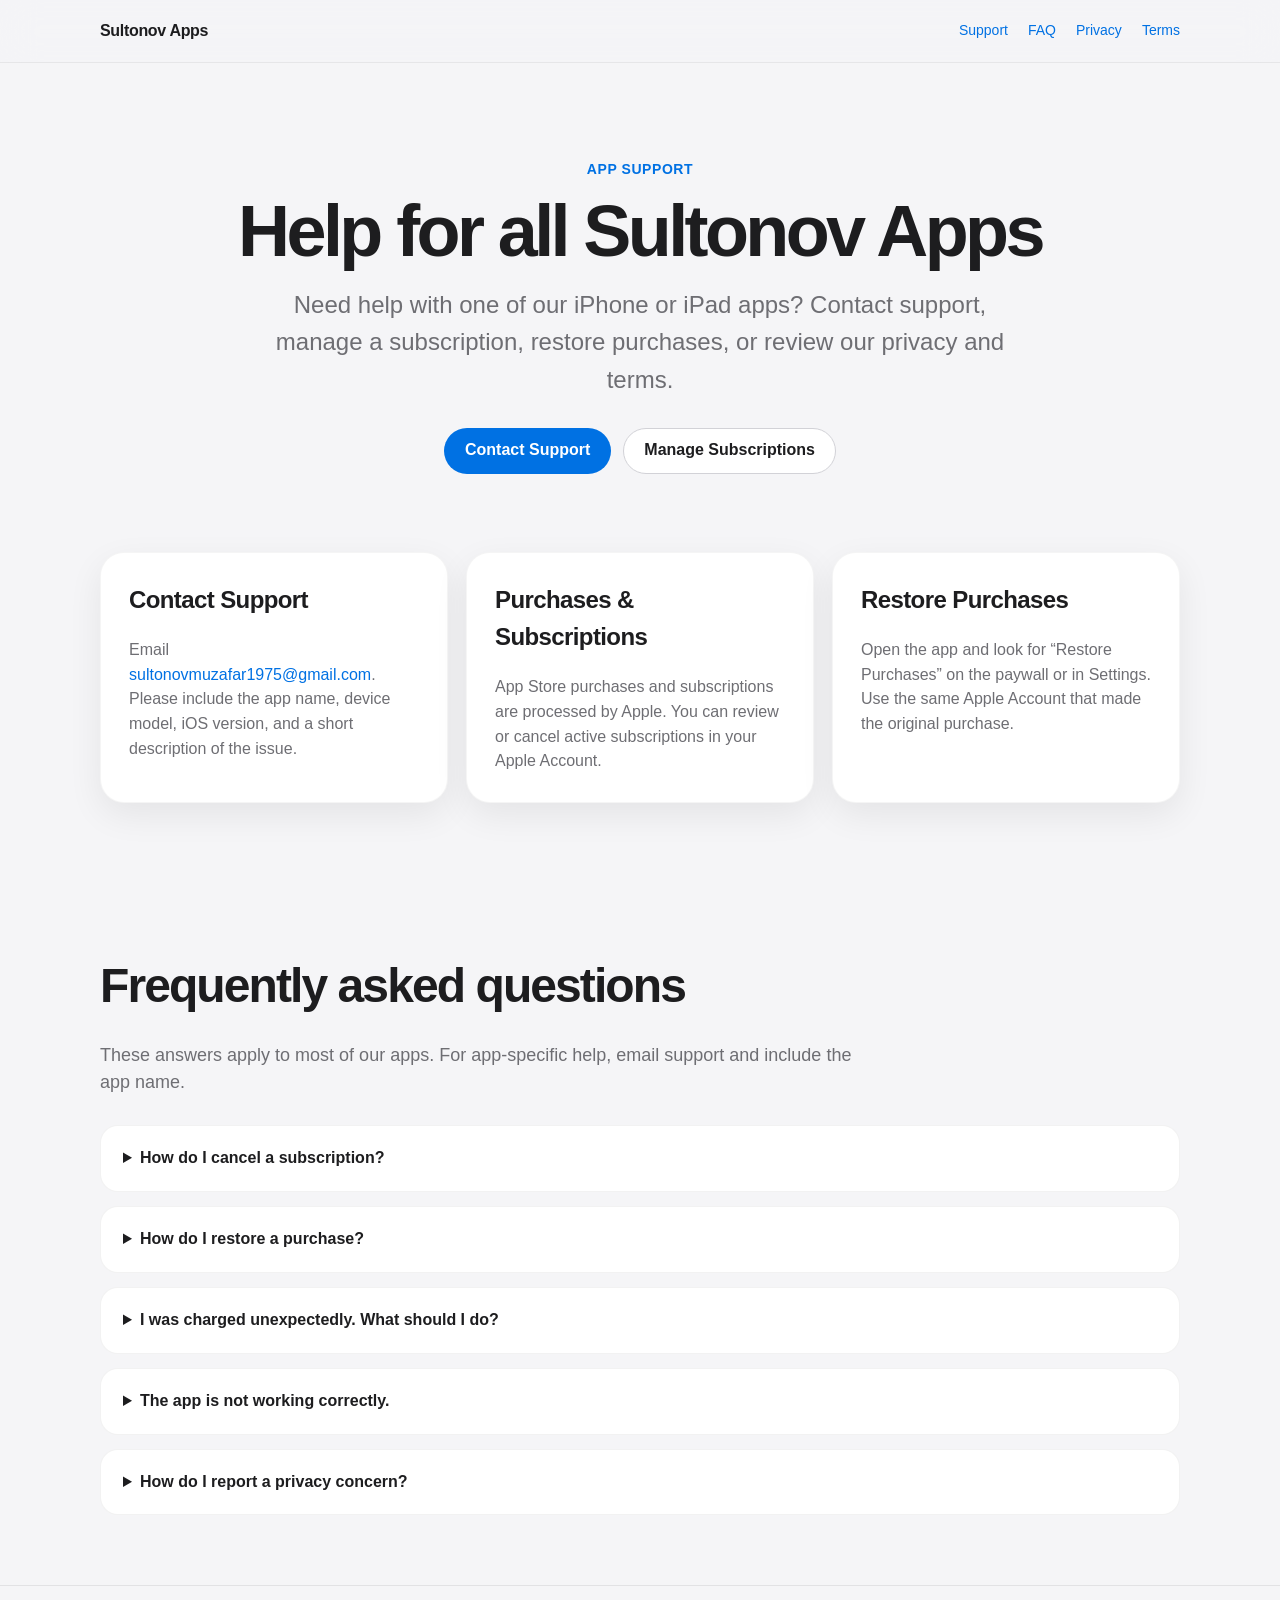
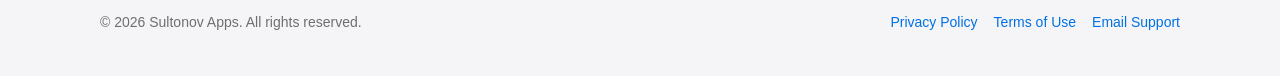
<file: index.html>
<!doctype html>
<html lang="en">
<head>
  <meta charset="utf-8">
  <meta name="viewport" content="width=device-width,initial-scale=1">
  <meta name="description" content="Support center for apps published by Sultonov Apps. Get help, manage subscriptions, and review privacy and terms.">
  <title>Sultonov Apps — Support</title>
  <link rel="stylesheet" href="styles.css">
</head>
<body>
  <header class="nav">
    <div class="shell nav-inner">
      <a class="brand" href="index.html">Sultonov Apps</a>
      <nav class="nav-links" aria-label="Main navigation">
        <a href="#support">Support</a>
        <a href="#faq">FAQ</a>
        <a href="privacy.html">Privacy</a>
        <a href="terms.html">Terms</a>
      </nav>
    </div>
  </header>

  <main>
    <section class="hero shell">
      <div class="eyebrow">App Support</div>
      <h1>Help for all Sultonov Apps</h1>
      <p class="lead">
        Need help with one of our iPhone or iPad apps? Contact support, manage a subscription,
        restore purchases, or review our privacy and terms.
      </p>
      <div class="actions">
        <a class="btn btn-primary" href="mailto:sultonovmuzafar1975@gmail.com?subject=App%20Support%20Request">Contact Support</a>
        <a class="btn btn-secondary" href="https://apps.apple.com/account/subscriptions" rel="noopener noreferrer">Manage Subscriptions</a>
      </div>
    </section>

    <section id="support" class="shell">
      <div class="grid">
        <article class="card">
          <h2>Contact Support</h2>
          <p>
            Email <a href="mailto:sultonovmuzafar1975@gmail.com">sultonovmuzafar1975@gmail.com</a>.
            Please include the app name, device model, iOS version, and a short description of the issue.
          </p>
        </article>

        <article class="card">
          <h2>Purchases & Subscriptions</h2>
          <p>
            App Store purchases and subscriptions are processed by Apple. You can review or cancel active subscriptions in your Apple Account.
          </p>
        </article>

        <article class="card">
          <h2>Restore Purchases</h2>
          <p>
            Open the app and look for “Restore Purchases” on the paywall or in Settings. Use the same Apple Account that made the original purchase.
          </p>
        </article>
      </div>
    </section>

    <section id="faq" class="section shell">
      <h2>Frequently asked questions</h2>
      <p class="section-intro">These answers apply to most of our apps. For app-specific help, email support and include the app name.</p>

      <div class="faq">
        <details>
          <summary>How do I cancel a subscription?</summary>
          <p>
            Open the App Store, tap your profile picture, choose Subscriptions, select the app, and choose Cancel Subscription.
            You can also use the “Manage Subscriptions” button above.
          </p>
        </details>

        <details>
          <summary>How do I restore a purchase?</summary>
          <p>
            Make sure you are signed in with the Apple Account used for the original purchase. Then open the app and tap “Restore Purchases,” if available.
          </p>
        </details>

        <details>
          <summary>I was charged unexpectedly. What should I do?</summary>
          <p>
            Subscription billing is handled by Apple. Review your purchase history and subscription status in your Apple Account.
            For refund requests, use Apple’s official “Report a Problem” service.
          </p>
        </details>

        <details>
          <summary>The app is not working correctly.</summary>
          <p>
            Restart the app and your device, then install the latest app and iOS updates. If the issue continues, email support with the app name,
            device model, iOS version, and screenshots if relevant.
          </p>
        </details>

        <details>
          <summary>How do I report a privacy concern?</summary>
          <p>
            Email us at <a href="mailto:sultonovmuzafar1975@gmail.com?subject=Privacy%20Request">sultonovmuzafar1975@gmail.com</a>
            with “Privacy Request” in the subject line.
          </p>
        </details>
      </div>
    </section>
  </main>

  <footer class="footer">
    <div class="shell footer-inner">
      <span>© 2026 Sultonov Apps. All rights reserved.</span>
      <div class="footer-links">
        <a href="privacy.html">Privacy Policy</a>
        <a href="terms.html">Terms of Use</a>
        <a href="mailto:sultonovmuzafar1975@gmail.com">Email Support</a>
      </div>
    </div>
  </footer>
</body>
</html>
</file>
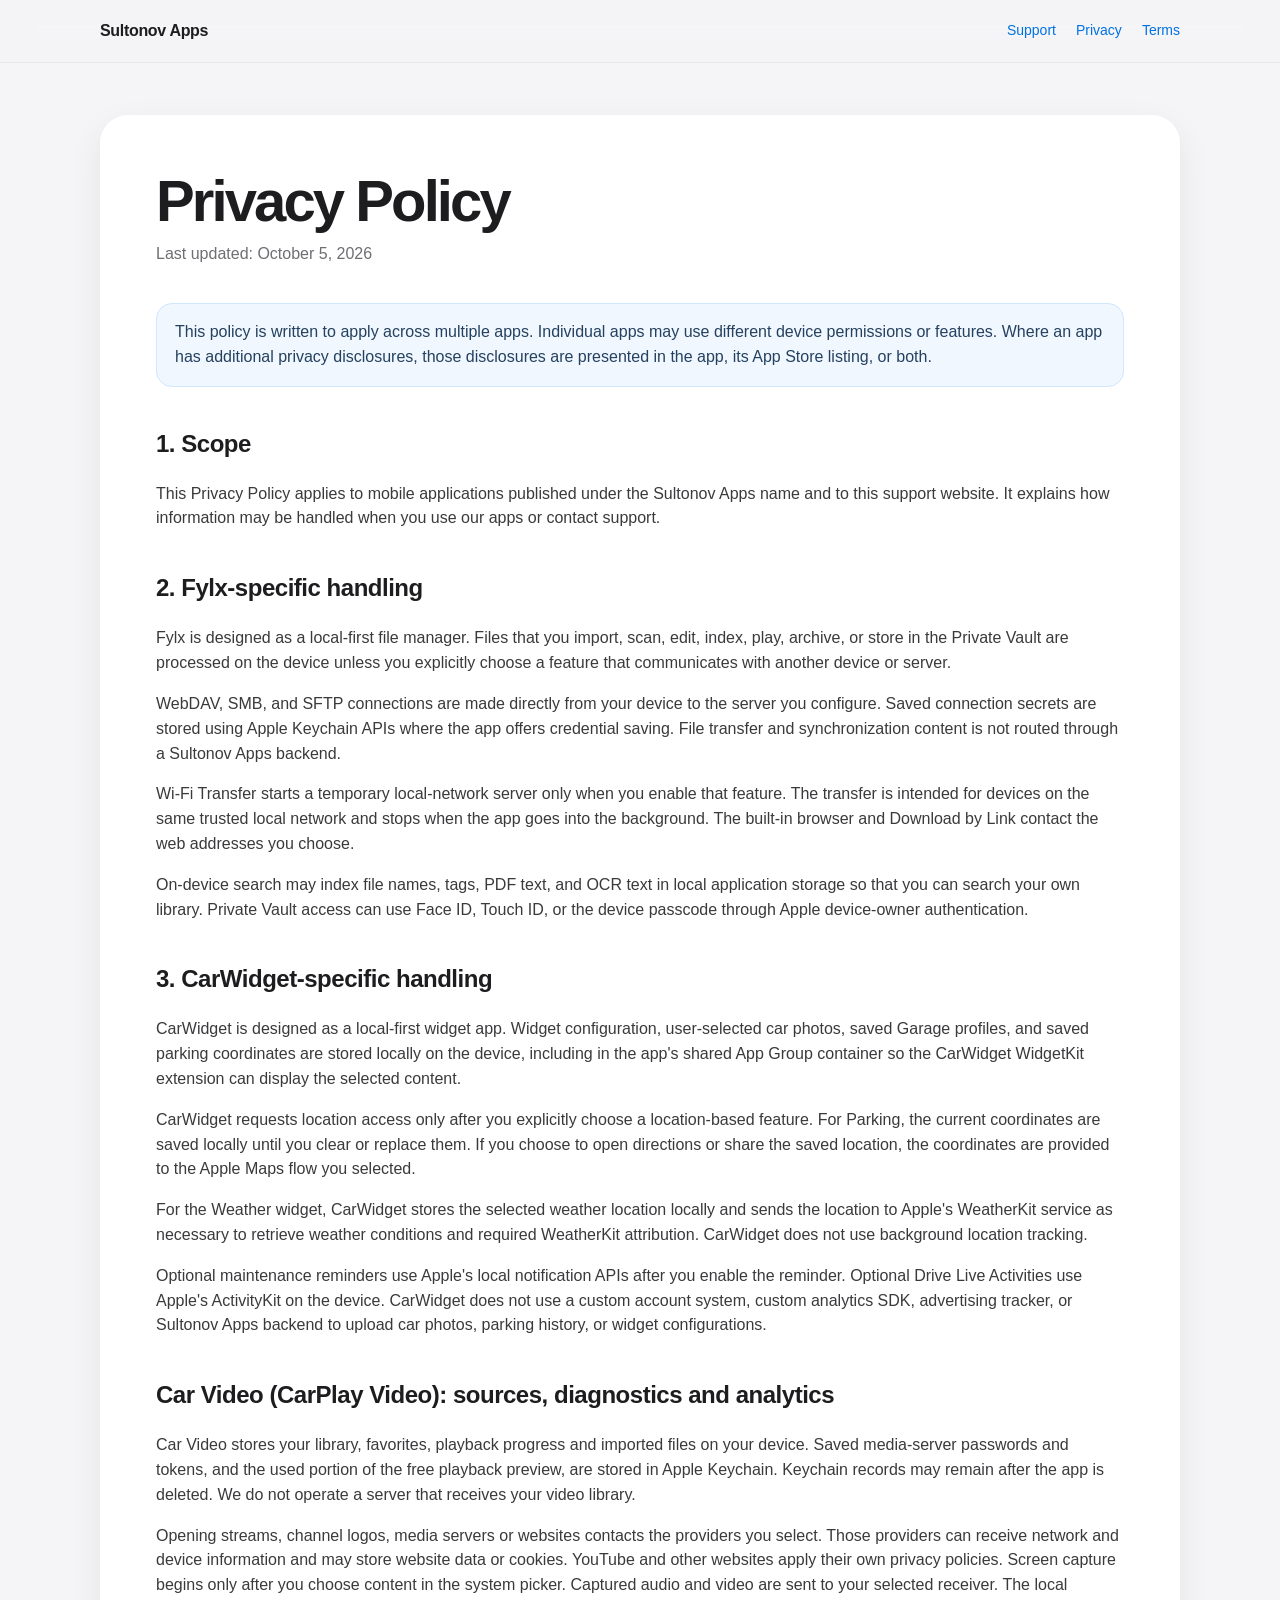
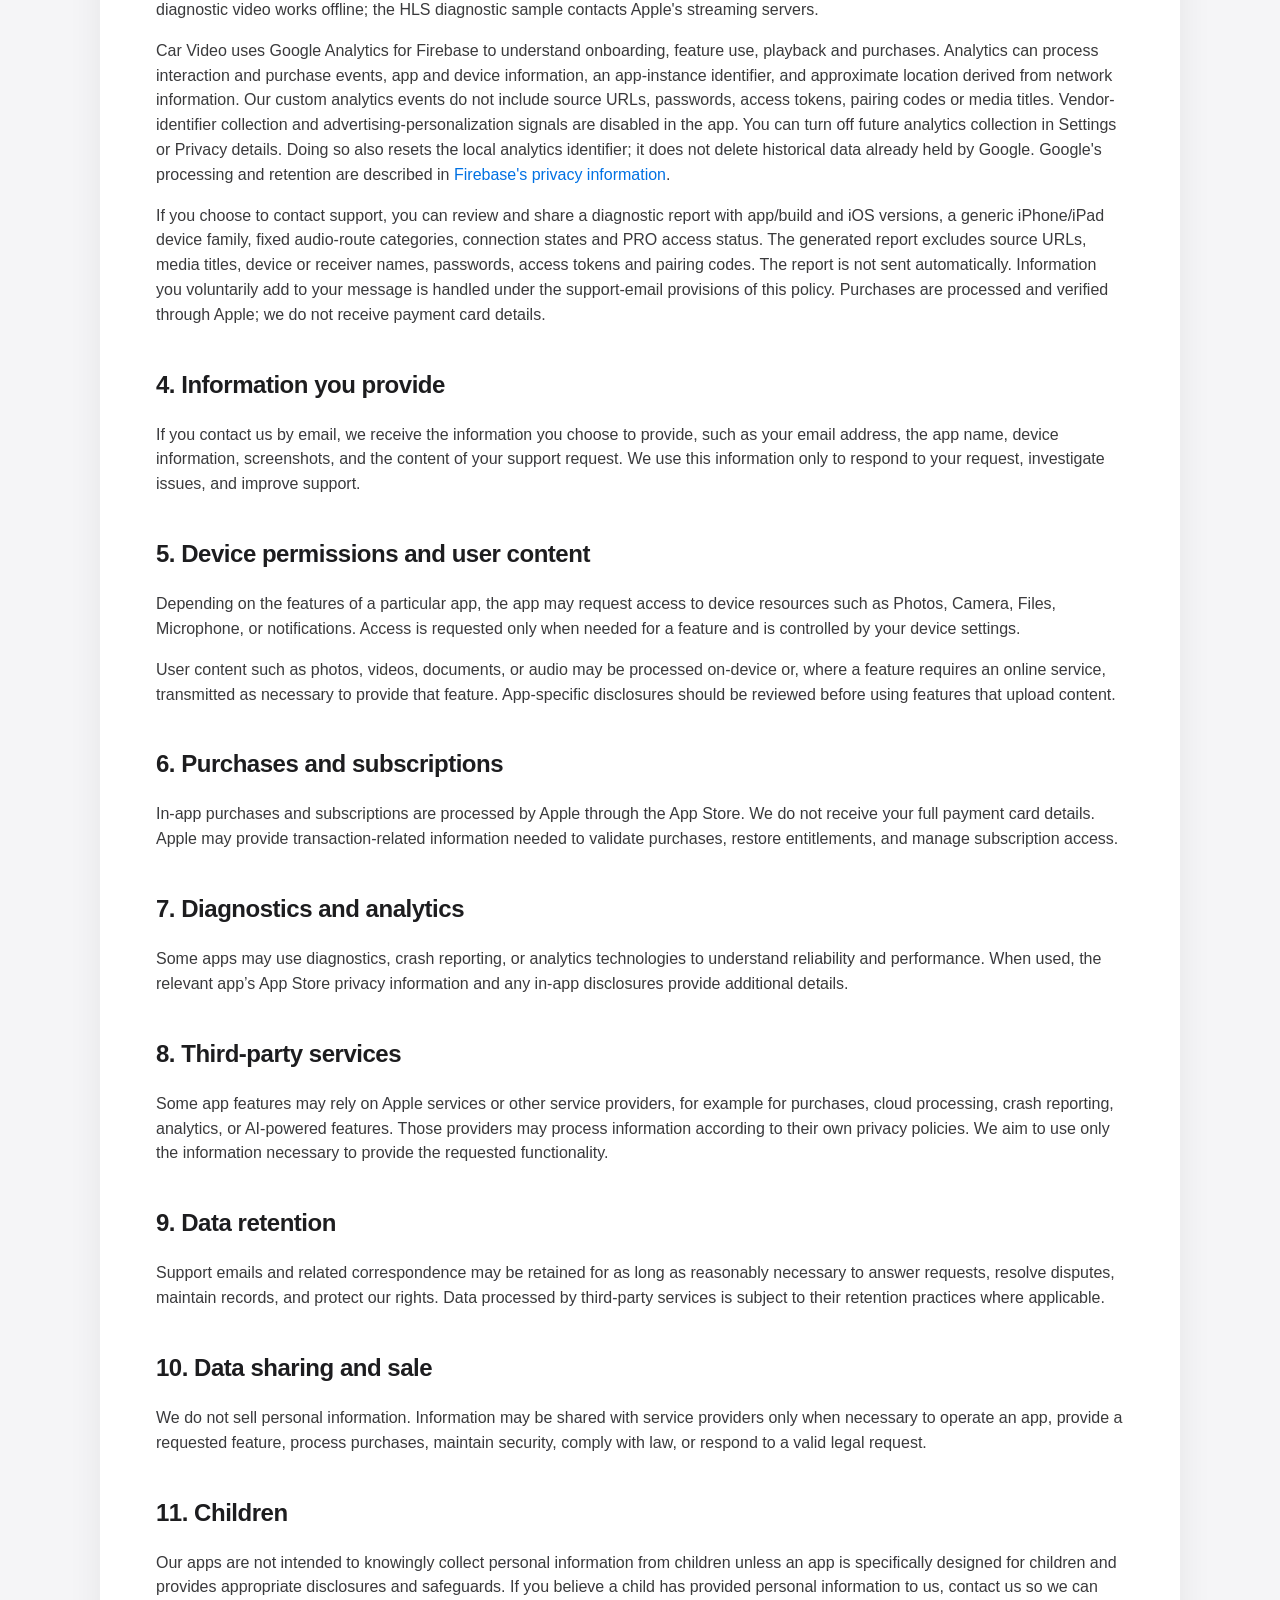
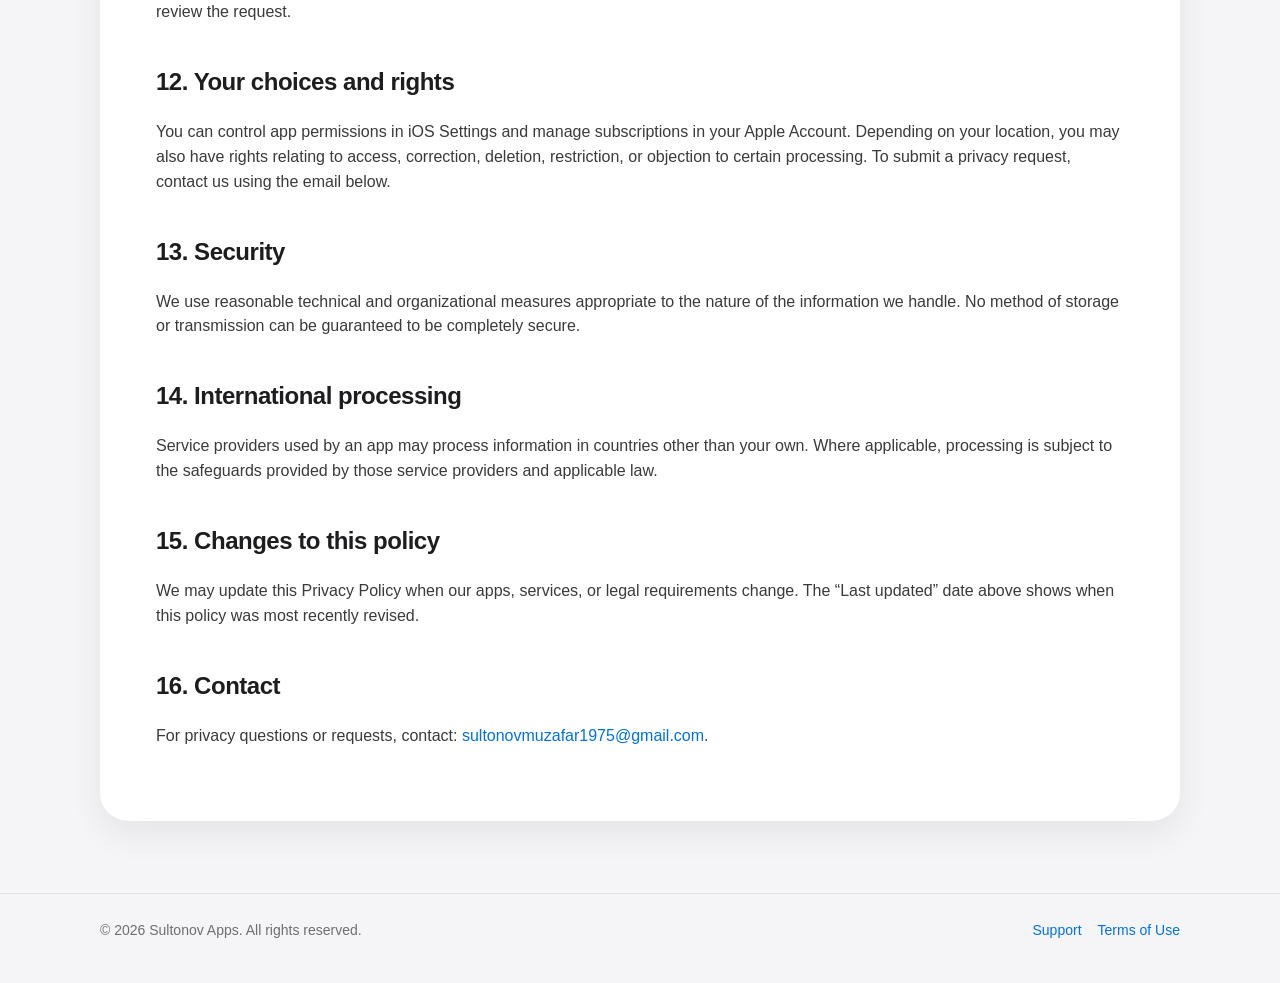
<file: privacy.html>
<!doctype html>
<html lang="en">
<head>
  <meta charset="utf-8">
  <meta name="viewport" content="width=device-width,initial-scale=1">
  <meta name="description" content="Privacy Policy for apps published by Sultonov Apps.">
  <title>Privacy Policy — Sultonov Apps</title>
  <link rel="stylesheet" href="styles.css">
</head>
<body>
  <header class="nav">
    <div class="shell nav-inner">
      <a class="brand" href="index.html">Sultonov Apps</a>
      <nav class="nav-links">
        <a href="index.html">Support</a>
        <a href="privacy.html">Privacy</a>
        <a href="terms.html">Terms</a>
      </nav>
    </div>
  </header>

  <main class="shell">
    <article class="legal">
      <h1>Privacy Policy</h1>
      <div class="meta">Last updated: October 5, 2026</div>

      <div class="notice">
        This policy is written to apply across multiple apps. Individual apps may use different device permissions or features.
        Where an app has additional privacy disclosures, those disclosures are presented in the app, its App Store listing, or both.
      </div>

      <h2>1. Scope</h2>
      <p>
        This Privacy Policy applies to mobile applications published under the Sultonov Apps name and to this support website.
        It explains how information may be handled when you use our apps or contact support.
      </p>

      <h2>2. Fylx-specific handling</h2>
      <p>
        Fylx is designed as a local-first file manager. Files that you import, scan, edit, index, play, archive, or store
        in the Private Vault are processed on the device unless you explicitly choose a feature that communicates with another device
        or server.
      </p>
      <p>
        WebDAV, SMB, and SFTP connections are made directly from your device to the server you configure. Saved connection secrets are
        stored using Apple Keychain APIs where the app offers credential saving. File transfer and synchronization content is not routed
        through a Sultonov Apps backend.
      </p>
      <p>
        Wi-Fi Transfer starts a temporary local-network server only when you enable that feature. The transfer is intended for devices
        on the same trusted local network and stops when the app goes into the background. The built-in browser and Download by Link
        contact the web addresses you choose.
      </p>
      <p>
        On-device search may index file names, tags, PDF text, and OCR text in local application storage so that you can search your own
        library. Private Vault access can use Face ID, Touch ID, or the device passcode through Apple device-owner authentication.
      </p>

      <h2>3. CarWidget-specific handling</h2>
      <p>
        CarWidget is designed as a local-first widget app. Widget configuration, user-selected car photos, saved Garage profiles,
        and saved parking coordinates are stored locally on the device, including in the app's shared App Group container so the
        CarWidget WidgetKit extension can display the selected content.
      </p>
      <p>
        CarWidget requests location access only after you explicitly choose a location-based feature. For Parking, the current
        coordinates are saved locally until you clear or replace them. If you choose to open directions or share the saved location,
        the coordinates are provided to the Apple Maps flow you selected.
      </p>
      <p>
        For the Weather widget, CarWidget stores the selected weather location locally and sends the location to Apple's WeatherKit
        service as necessary to retrieve weather conditions and required WeatherKit attribution. CarWidget does not use background
        location tracking.
      </p>
      <p>
        Optional maintenance reminders use Apple's local notification APIs after you enable the reminder. Optional Drive Live
        Activities use Apple's ActivityKit on the device. CarWidget does not use a custom account system, custom analytics SDK,
        advertising tracker, or Sultonov Apps backend to upload car photos, parking history, or widget configurations.
      </p>

      <h2 id="car-video">Car Video (CarPlay Video): sources, diagnostics and analytics</h2>
      <p>
        Car Video stores your library, favorites, playback progress and imported files on your device.
        Saved media-server passwords and tokens, and the used portion of the free playback preview, are stored in Apple Keychain.
        Keychain records may remain after the app is deleted. We do not operate a server that receives your video library.
      </p>
      <p>
        Opening streams, channel logos, media servers or websites contacts the providers you select. Those providers can receive
        network and device information and may store website data or cookies. YouTube and other websites apply their own privacy policies.
        Screen capture begins only after you choose content in the system picker. Captured audio and video are sent to your selected receiver.
        The local diagnostic video works offline; the HLS diagnostic sample contacts Apple's streaming servers.
      </p>
      <p>
        Car Video uses Google Analytics for Firebase to understand onboarding, feature use, playback and purchases.
        Analytics can process interaction and purchase events, app and device information, an app-instance identifier, and approximate
        location derived from network information. Our custom analytics events do not include source URLs, passwords, access tokens,
        pairing codes or media titles. Vendor-identifier collection and advertising-personalization signals are disabled in the app.
        You can turn off future analytics collection in Settings or Privacy details. Doing so also resets the local analytics identifier;
        it does not delete historical data already held by Google. Google's processing and retention are described in
        <a href="https://firebase.google.com/support/privacy">Firebase's privacy information</a>.
      </p>
      <p>
        If you choose to contact support, you can review and share a diagnostic report with app/build and iOS versions, a generic
        iPhone/iPad device family, fixed audio-route categories, connection states and PRO access status. The generated report excludes
        source URLs, media titles, device or receiver names, passwords, access tokens and pairing codes. The report is not sent automatically.
        Information you voluntarily add to your message is handled under the support-email provisions of this policy.
        Purchases are processed and verified through Apple; we do not receive payment card details.
      </p>

      <h2>4. Information you provide</h2>
      <p>
        If you contact us by email, we receive the information you choose to provide, such as your email address, the app name,
        device information, screenshots, and the content of your support request. We use this information only to respond to your request,
        investigate issues, and improve support.
      </p>

      <h2>5. Device permissions and user content</h2>
      <p>
        Depending on the features of a particular app, the app may request access to device resources such as Photos, Camera, Files,
        Microphone, or notifications. Access is requested only when needed for a feature and is controlled by your device settings.
      </p>
      <p>
        User content such as photos, videos, documents, or audio may be processed on-device or, where a feature requires an online service,
        transmitted as necessary to provide that feature. App-specific disclosures should be reviewed before using features that upload content.
      </p>

      <h2>6. Purchases and subscriptions</h2>
      <p>
        In-app purchases and subscriptions are processed by Apple through the App Store. We do not receive your full payment card details.
        Apple may provide transaction-related information needed to validate purchases, restore entitlements, and manage subscription access.
      </p>

      <h2>7. Diagnostics and analytics</h2>
      <p>
        Some apps may use diagnostics, crash reporting, or analytics technologies to understand reliability and performance.
        When used, the relevant app’s App Store privacy information and any in-app disclosures provide additional details.
      </p>

      <h2>8. Third-party services</h2>
      <p>
        Some app features may rely on Apple services or other service providers, for example for purchases, cloud processing,
        crash reporting, analytics, or AI-powered features. Those providers may process information according to their own privacy policies.
        We aim to use only the information necessary to provide the requested functionality.
      </p>

      <h2>9. Data retention</h2>
      <p>
        Support emails and related correspondence may be retained for as long as reasonably necessary to answer requests, resolve disputes,
        maintain records, and protect our rights. Data processed by third-party services is subject to their retention practices where applicable.
      </p>

      <h2>10. Data sharing and sale</h2>
      <p>
        We do not sell personal information. Information may be shared with service providers only when necessary to operate an app,
        provide a requested feature, process purchases, maintain security, comply with law, or respond to a valid legal request.
      </p>

      <h2>11. Children</h2>
      <p>
        Our apps are not intended to knowingly collect personal information from children unless an app is specifically designed for children
        and provides appropriate disclosures and safeguards. If you believe a child has provided personal information to us,
        contact us so we can review the request.
      </p>

      <h2>12. Your choices and rights</h2>
      <p>
        You can control app permissions in iOS Settings and manage subscriptions in your Apple Account. Depending on your location,
        you may also have rights relating to access, correction, deletion, restriction, or objection to certain processing.
        To submit a privacy request, contact us using the email below.
      </p>

      <h2>13. Security</h2>
      <p>
        We use reasonable technical and organizational measures appropriate to the nature of the information we handle.
        No method of storage or transmission can be guaranteed to be completely secure.
      </p>

      <h2>14. International processing</h2>
      <p>
        Service providers used by an app may process information in countries other than your own. Where applicable,
        processing is subject to the safeguards provided by those service providers and applicable law.
      </p>

      <h2>15. Changes to this policy</h2>
      <p>
        We may update this Privacy Policy when our apps, services, or legal requirements change. The “Last updated” date above shows
        when this policy was most recently revised.
      </p>

      <h2>16. Contact</h2>
      <p>
        For privacy questions or requests, contact:
        <a href="mailto:sultonovmuzafar1975@gmail.com?subject=Privacy%20Request">sultonovmuzafar1975@gmail.com</a>.
      </p>
    </article>
  </main>

  <footer class="footer">
    <div class="shell footer-inner">
      <span>© 2026 Sultonov Apps. All rights reserved.</span>
      <div class="footer-links">
        <a href="index.html">Support</a>
        <a href="terms.html">Terms of Use</a>
      </div>
    </div>
  </footer>
</body>
</html>
</file>
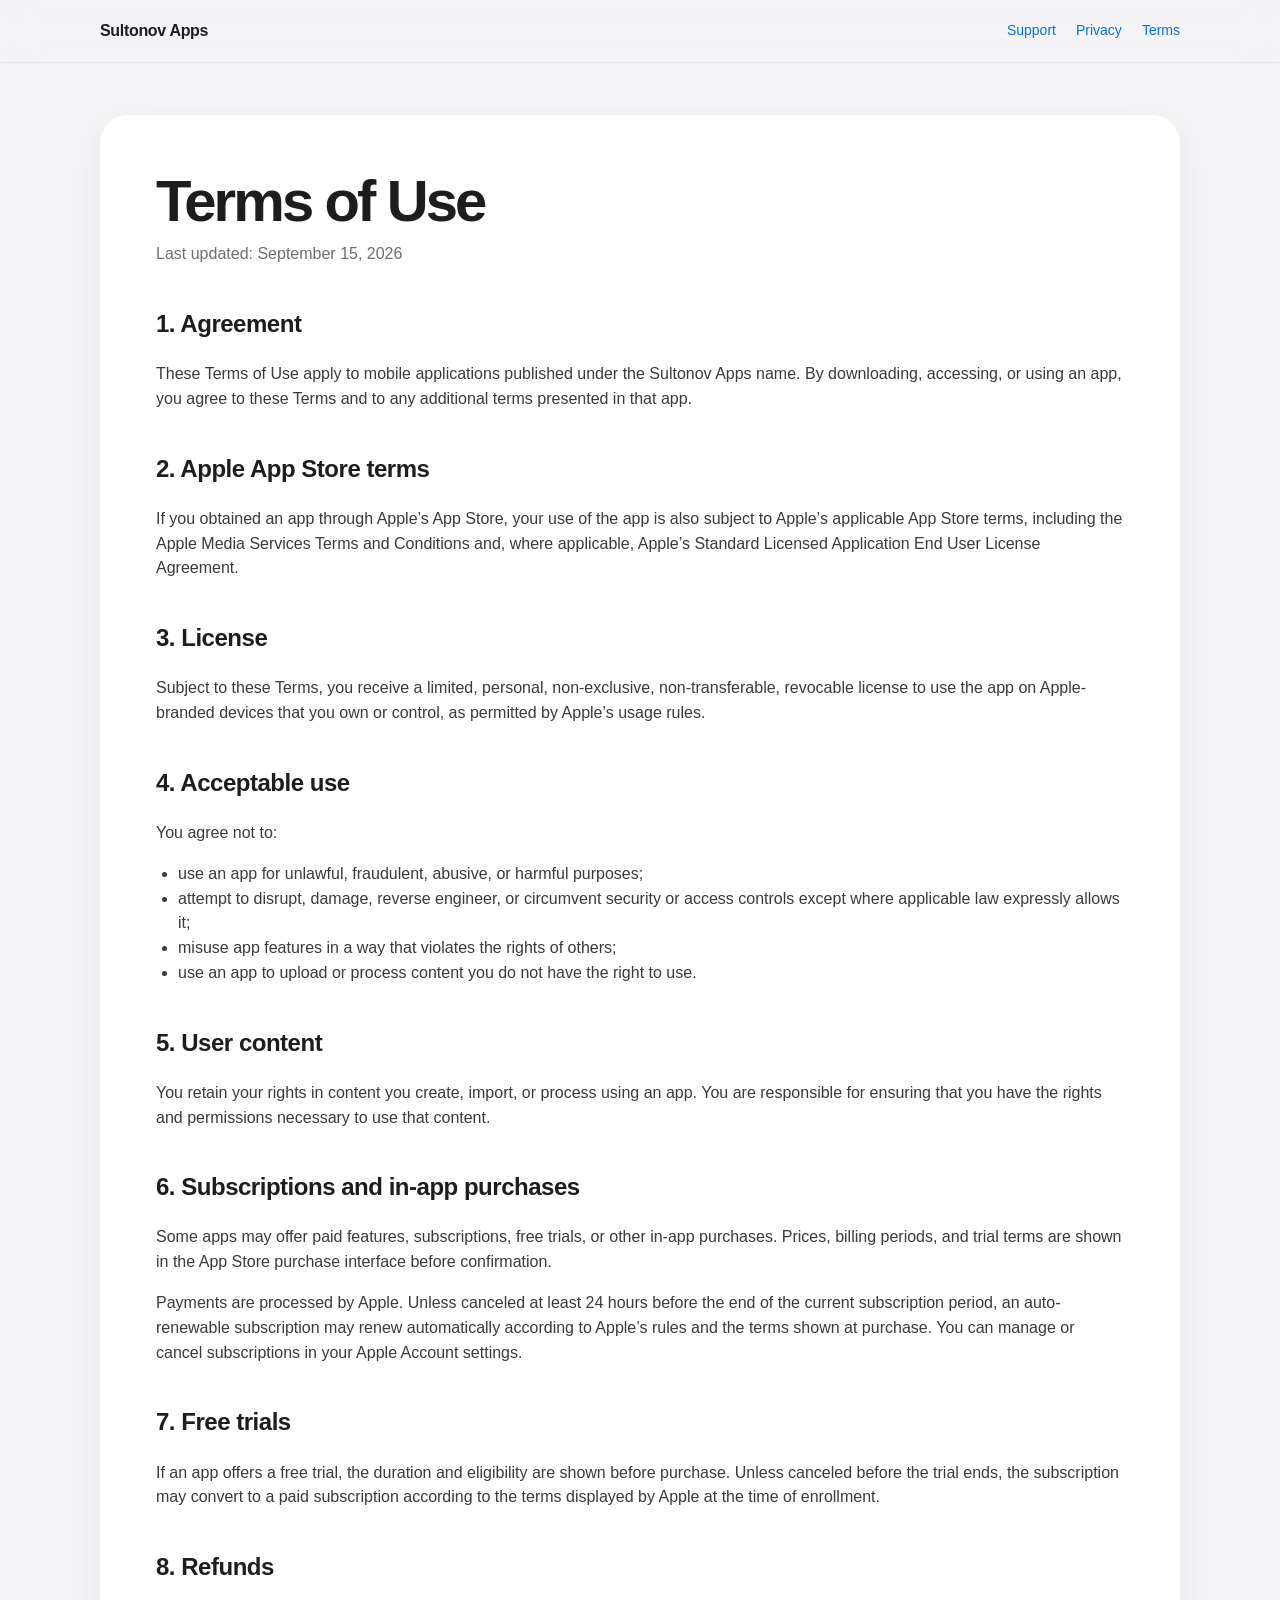
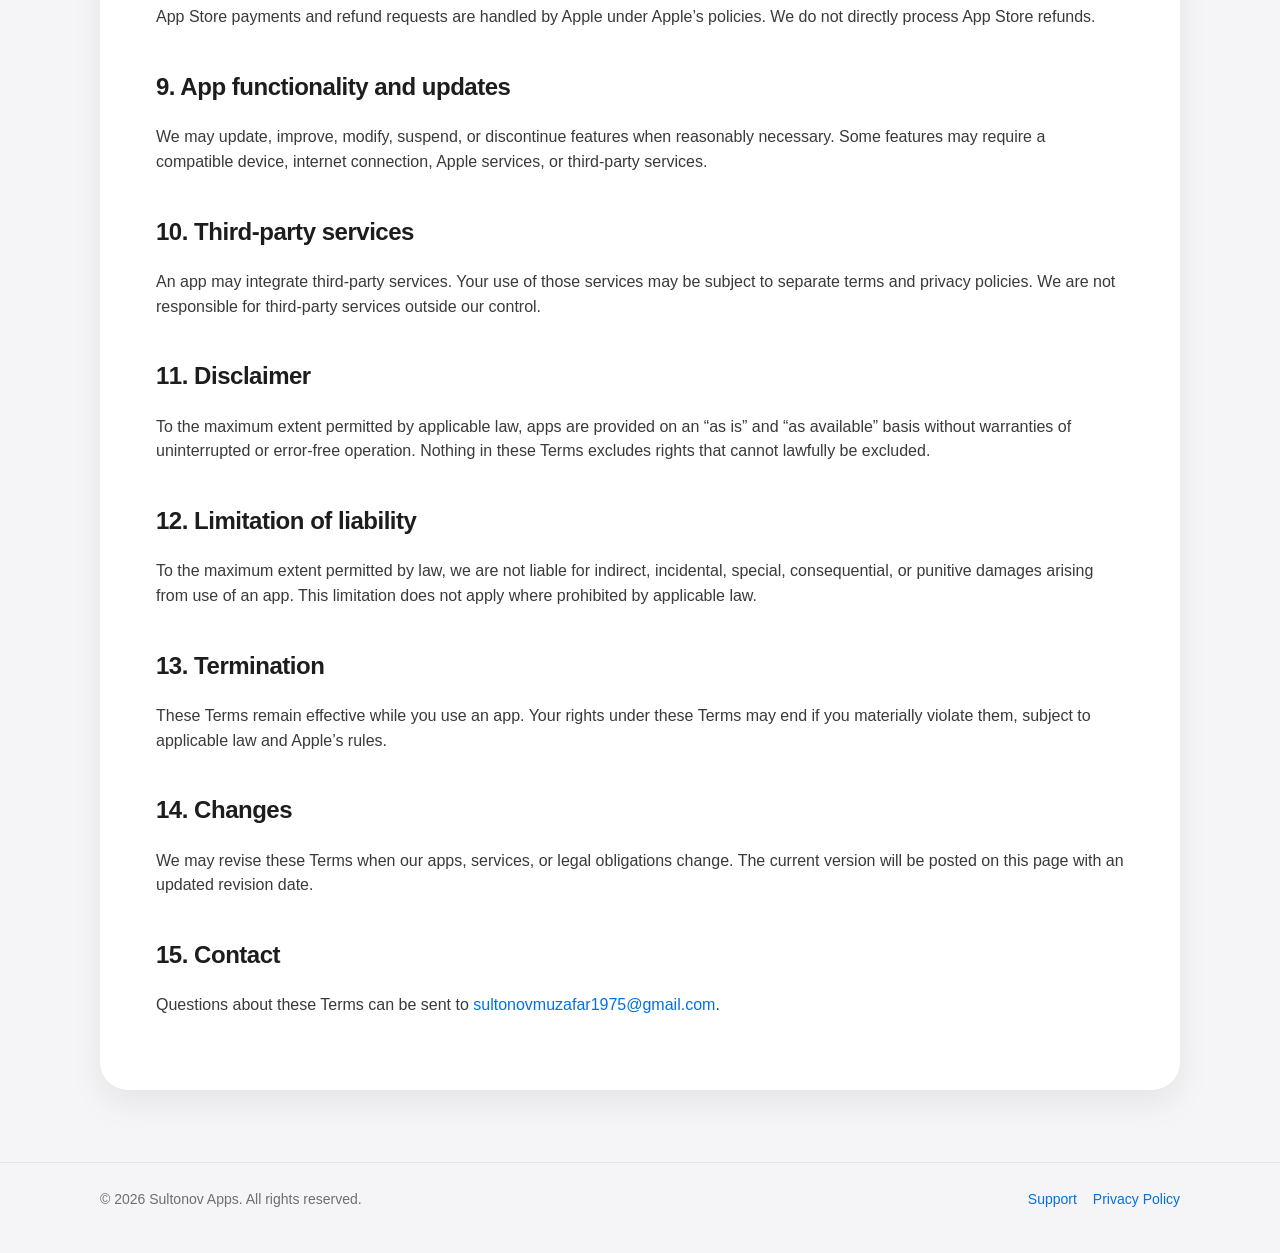
<file: terms.html>
<!doctype html>
<html lang="en">
<head>
  <meta charset="utf-8">
  <meta name="viewport" content="width=device-width,initial-scale=1">
  <meta name="description" content="Terms of Use for apps published by Sultonov Apps.">
  <title>Terms of Use — Sultonov Apps</title>
  <link rel="stylesheet" href="styles.css">
</head>
<body>
  <header class="nav">
    <div class="shell nav-inner">
      <a class="brand" href="index.html">Sultonov Apps</a>
      <nav class="nav-links">
        <a href="index.html">Support</a>
        <a href="privacy.html">Privacy</a>
        <a href="terms.html">Terms</a>
      </nav>
    </div>
  </header>

  <main class="shell">
    <article class="legal">
      <h1>Terms of Use</h1>
      <div class="meta">Last updated: September 15, 2026</div>

      <h2>1. Agreement</h2>
      <p>
        These Terms of Use apply to mobile applications published under the Sultonov Apps name.
        By downloading, accessing, or using an app, you agree to these Terms and to any additional terms presented in that app.
      </p>

      <h2>2. Apple App Store terms</h2>
      <p>
        If you obtained an app through Apple’s App Store, your use of the app is also subject to Apple’s applicable App Store terms,
        including the Apple Media Services Terms and Conditions and, where applicable, Apple’s Standard Licensed Application End User License Agreement.
      </p>

      <h2>3. License</h2>
      <p>
        Subject to these Terms, you receive a limited, personal, non-exclusive, non-transferable, revocable license to use the app
        on Apple-branded devices that you own or control, as permitted by Apple’s usage rules.
      </p>

      <h2>4. Acceptable use</h2>
      <p>You agree not to:</p>
      <ul>
        <li>use an app for unlawful, fraudulent, abusive, or harmful purposes;</li>
        <li>attempt to disrupt, damage, reverse engineer, or circumvent security or access controls except where applicable law expressly allows it;</li>
        <li>misuse app features in a way that violates the rights of others;</li>
        <li>use an app to upload or process content you do not have the right to use.</li>
      </ul>

      <h2>5. User content</h2>
      <p>
        You retain your rights in content you create, import, or process using an app. You are responsible for ensuring that you have the rights
        and permissions necessary to use that content.
      </p>

      <h2>6. Subscriptions and in-app purchases</h2>
      <p>
        Some apps may offer paid features, subscriptions, free trials, or other in-app purchases. Prices, billing periods, and trial terms
        are shown in the App Store purchase interface before confirmation.
      </p>
      <p>
        Payments are processed by Apple. Unless canceled at least 24 hours before the end of the current subscription period,
        an auto-renewable subscription may renew automatically according to Apple’s rules and the terms shown at purchase.
        You can manage or cancel subscriptions in your Apple Account settings.
      </p>

      <h2>7. Free trials</h2>
      <p>
        If an app offers a free trial, the duration and eligibility are shown before purchase. Unless canceled before the trial ends,
        the subscription may convert to a paid subscription according to the terms displayed by Apple at the time of enrollment.
      </p>

      <h2>8. Refunds</h2>
      <p>
        App Store payments and refund requests are handled by Apple under Apple’s policies. We do not directly process App Store refunds.
      </p>

      <h2>9. App functionality and updates</h2>
      <p>
        We may update, improve, modify, suspend, or discontinue features when reasonably necessary. Some features may require a compatible device,
        internet connection, Apple services, or third-party services.
      </p>

      <h2>10. Third-party services</h2>
      <p>
        An app may integrate third-party services. Your use of those services may be subject to separate terms and privacy policies.
        We are not responsible for third-party services outside our control.
      </p>

      <h2>11. Disclaimer</h2>
      <p>
        To the maximum extent permitted by applicable law, apps are provided on an “as is” and “as available” basis without warranties
        of uninterrupted or error-free operation. Nothing in these Terms excludes rights that cannot lawfully be excluded.
      </p>

      <h2>12. Limitation of liability</h2>
      <p>
        To the maximum extent permitted by law, we are not liable for indirect, incidental, special, consequential, or punitive damages
        arising from use of an app. This limitation does not apply where prohibited by applicable law.
      </p>

      <h2>13. Termination</h2>
      <p>
        These Terms remain effective while you use an app. Your rights under these Terms may end if you materially violate them,
        subject to applicable law and Apple’s rules.
      </p>

      <h2>14. Changes</h2>
      <p>
        We may revise these Terms when our apps, services, or legal obligations change. The current version will be posted on this page
        with an updated revision date.
      </p>

      <h2>15. Contact</h2>
      <p>
        Questions about these Terms can be sent to
        <a href="mailto:sultonovmuzafar1975@gmail.com?subject=Terms%20Question">sultonovmuzafar1975@gmail.com</a>.
      </p>
    </article>
  </main>

  <footer class="footer">
    <div class="shell footer-inner">
      <span>© 2026 Sultonov Apps. All rights reserved.</span>
      <div class="footer-links">
        <a href="index.html">Support</a>
        <a href="privacy.html">Privacy Policy</a>
      </div>
    </div>
  </footer>
</body>
</html>
</file>
<file: styles.css>
:root{
  --bg:#f5f5f7;
  --card:#ffffff;
  --text:#1d1d1f;
  --muted:#6e6e73;
  --line:#d2d2d7;
  --accent:#0071e3;
  --accent-hover:#0077ed;
  --radius:24px;
  --shadow:0 12px 35px rgba(0,0,0,.07);
}
*{box-sizing:border-box}
html{scroll-behavior:smooth}
body{
  margin:0;
  font-family:-apple-system,BlinkMacSystemFont,"SF Pro Display","SF Pro Text","Helvetica Neue",Arial,sans-serif;
  background:var(--bg);
  color:var(--text);
  line-height:1.55;
  -webkit-font-smoothing:antialiased;
}
a{color:var(--accent);text-decoration:none}
a:hover{text-decoration:underline}
.shell{width:min(1080px,calc(100% - 32px));margin:0 auto}
.nav{
  position:sticky;top:0;z-index:20;
  backdrop-filter:saturate(180%) blur(18px);
  background:rgba(245,245,247,.82);
  border-bottom:1px solid rgba(0,0,0,.06);
}
.nav-inner{display:flex;align-items:center;justify-content:space-between;min-height:62px;gap:24px}
.brand{font-weight:700;letter-spacing:-.02em;color:var(--text)}
.nav-links{display:flex;gap:20px;flex-wrap:wrap;font-size:14px}
.hero{padding:96px 0 54px;text-align:center}
.eyebrow{font-weight:700;color:var(--accent);font-size:14px;letter-spacing:.04em;text-transform:uppercase}
h1{font-size:clamp(42px,7vw,72px);line-height:1.02;letter-spacing:-.05em;margin:14px auto 18px;max-width:900px}
.lead{font-size:clamp(18px,2.5vw,24px);color:var(--muted);max-width:760px;margin:0 auto}
.actions{display:flex;justify-content:center;gap:12px;flex-wrap:wrap;margin-top:30px}
.btn{
  display:inline-flex;align-items:center;justify-content:center;
  min-height:46px;padding:0 20px;border-radius:999px;
  font-weight:600;border:1px solid transparent
}
.btn-primary{background:var(--accent);color:white}
.btn-primary:hover{background:var(--accent-hover);text-decoration:none}
.btn-secondary{background:white;color:var(--text);border-color:var(--line)}
.btn-secondary:hover{text-decoration:none;background:#fafafa}
.grid{display:grid;grid-template-columns:repeat(3,1fr);gap:18px;padding:24px 0 76px}
.card{
  background:var(--card);border-radius:var(--radius);padding:28px;
  box-shadow:var(--shadow);border:1px solid rgba(0,0,0,.04)
}
.card h2,.card h3{margin-top:0;letter-spacing:-.025em}
.card p{color:var(--muted);margin-bottom:0}
.section{padding:70px 0}
.section h2{font-size:clamp(30px,5vw,48px);letter-spacing:-.04em;margin:0 0 12px}
.section-intro{color:var(--muted);max-width:760px;font-size:18px}
.faq{display:grid;gap:14px;margin-top:28px}
details{background:white;border-radius:18px;padding:20px 22px;border:1px solid rgba(0,0,0,.05)}
summary{font-weight:650;cursor:pointer}
details p{color:var(--muted);margin:12px 0 0}
.legal{
  background:white;border-radius:28px;padding:clamp(24px,5vw,56px);
  box-shadow:var(--shadow);margin:52px auto 72px
}
.legal h1{font-size:clamp(38px,6vw,58px);margin:0 0 12px;text-align:left}
.legal h2{font-size:24px;margin-top:38px;letter-spacing:-.02em}
.legal p,.legal li{color:#3a3a3c}
.legal ul{padding-left:22px}
.meta{color:var(--muted);margin-bottom:36px}
.notice{
  background:#f0f7ff;border:1px solid #cfe7ff;border-radius:16px;padding:16px 18px;
  color:#25415f
}
.footer{border-top:1px solid rgba(0,0,0,.08);padding:26px 0 42px;color:var(--muted);font-size:14px}
.footer-inner{display:flex;justify-content:space-between;gap:20px;flex-wrap:wrap}
.footer-links{display:flex;gap:16px;flex-wrap:wrap}
.codeish{font-family:ui-monospace,SFMono-Regular,Menlo,monospace;font-size:.95em}
@media(max-width:780px){
  .grid{grid-template-columns:1fr}
  .hero{padding-top:64px}
  .nav-inner{align-items:flex-start;padding:14px 0;flex-direction:column;gap:10px}
  .nav{position:static}
}
</file>
